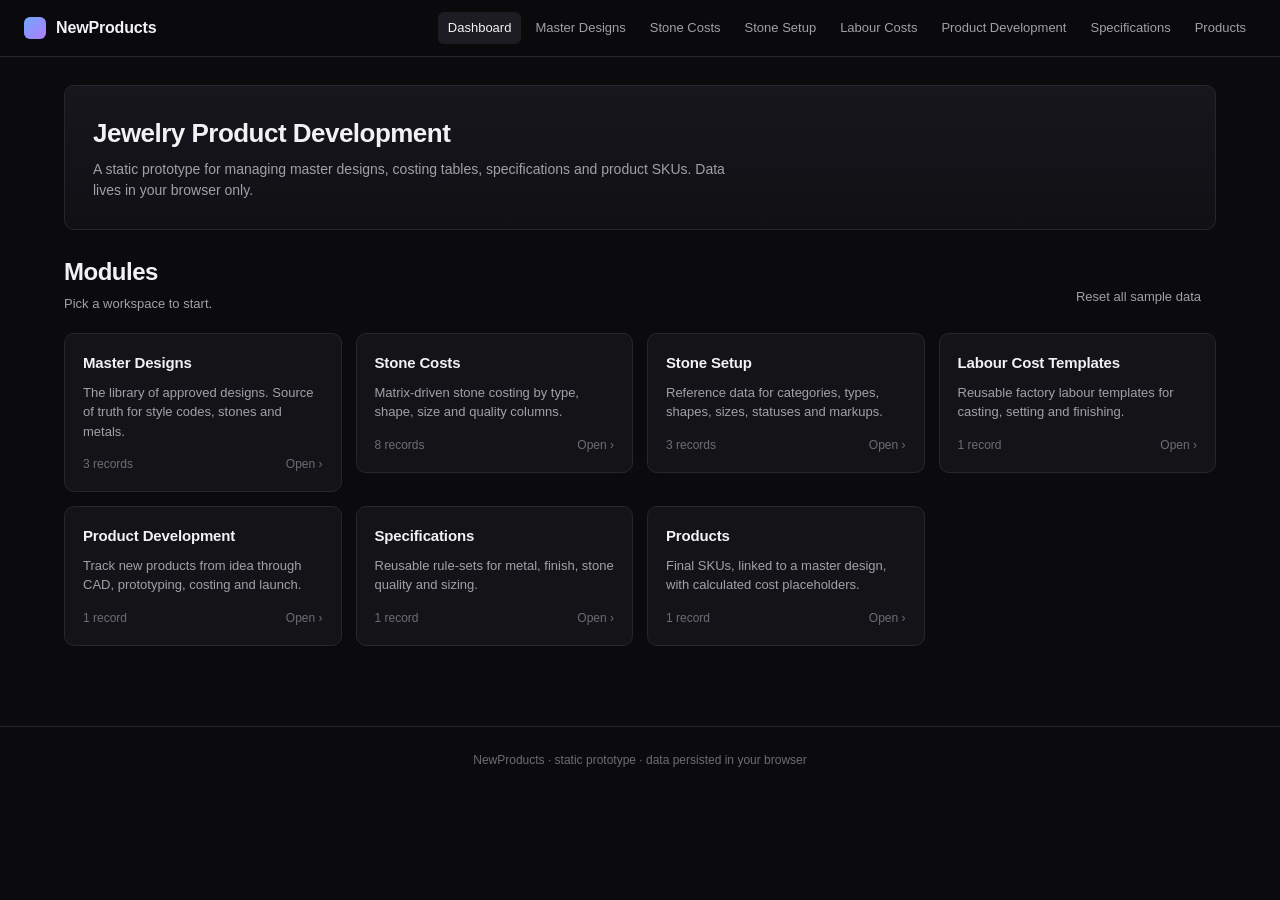
<file: index.html>
<!doctype html>
<html lang="en">
  <head>
    <meta charset="utf-8" />
    <meta name="viewport" content="width=device-width, initial-scale=1" />
    <title>NewProducts &middot; Dashboard</title>
    <link rel="stylesheet" href="assets/styles.css" />
  </head>
  <body>
    <div class="app">
      <div id="topbar"></div>

      <main class="main">
        <section class="hero">
          <h1>Jewelry Product Development</h1>
          <p>
            A static prototype for managing master designs, costing tables,
            specifications and product SKUs. Data lives in your browser only.
          </p>
        </section>

        <div class="page-header">
          <div>
            <h1>Modules</h1>
            <p>Pick a workspace to start.</p>
          </div>
          <button class="btn btn-ghost" id="reset-all">Reset all sample data</button>
        </div>

        <div class="cards" id="module-cards"></div>
      </main>

      <div id="footer"></div>
    </div>

    <script src="shared/sample-data.js"></script>
    <script src="shared/storage.js"></script>
    <script src="assets/app.js"></script>
    <script>
      App.renderNav("dashboard");
      App.renderFooter();

      var DESCRIPTIONS = {
        "master-designs": {
          title: "Master Designs",
          desc: "The library of approved designs. Source of truth for style codes, stones and metals.",
          dataKey: "masterDesigns"
        },
        "stone-cost-tables": {
          title: "Stone Costs",
          desc: "Matrix-driven stone costing by type, shape, size and quality columns.",
          dataKey: "stoneCosts"
        },
        "stone-setup": {
          title: "Stone Setup",
          desc: "Reference data for categories, types, shapes, sizes, statuses and markups.",
          dataKey: "stoneSetup", countPath: "types"
        },
        "labour-cost-templates": {
          title: "Labour Cost Templates",
          desc: "Reusable factory labour templates for casting, setting and finishing.",
          dataKey: "labourCostTemplates"
        },
        "product-development": {
          title: "Product Development",
          desc: "Track new products from idea through CAD, prototyping, costing and launch.",
          dataKey: "productDevelopment"
        },
        "specifications": {
          title: "Specifications",
          desc: "Reusable rule-sets for metal, finish, stone quality and sizing.",
          dataKey: "specifications"
        },
        "products": {
          title: "Products",
          desc: "Final SKUs, linked to a master design, with calculated cost placeholders.",
          dataKey: "products"
        }
      };

      var holder = document.getElementById("module-cards");
      var html = App.MODULES.filter(function (m) { return m.key !== "dashboard"; })
        .map(function (m) {
          var meta = DESCRIPTIONS[m.key] || { title: m.label, desc: "", dataKey: null };
          var source = meta.dataKey ? Storage.load(meta.dataKey) : [];
          if (meta.countPath && source && source[meta.countPath]) source = source[meta.countPath];
          var count = Array.isArray(source) ? source.length : Object.keys(source || {}).length;
          return (
            '<a class="card-link" href="' + m.path + 'index.html">' +
            '<div class="card">' +
              '<h3>' + App.escapeHtml(meta.title) + '</h3>' +
              '<p>' + App.escapeHtml(meta.desc) + '</p>' +
              '<div class="card-meta">' +
                '<span>' + count + ' record' + (count === 1 ? '' : 's') + '</span>' +
                '<span>Open &rsaquo;</span>' +
              '</div>' +
            '</div>' +
            '</a>'
          );
        }).join("");
      holder.innerHTML = html;

      document.getElementById("reset-all").addEventListener("click", function () {
        if (confirm("Reset every module back to sample data? Local edits will be lost.")) {
          Storage.resetAll();
          location.reload();
        }
      });
    </script>
  </body>
</html>
</file>
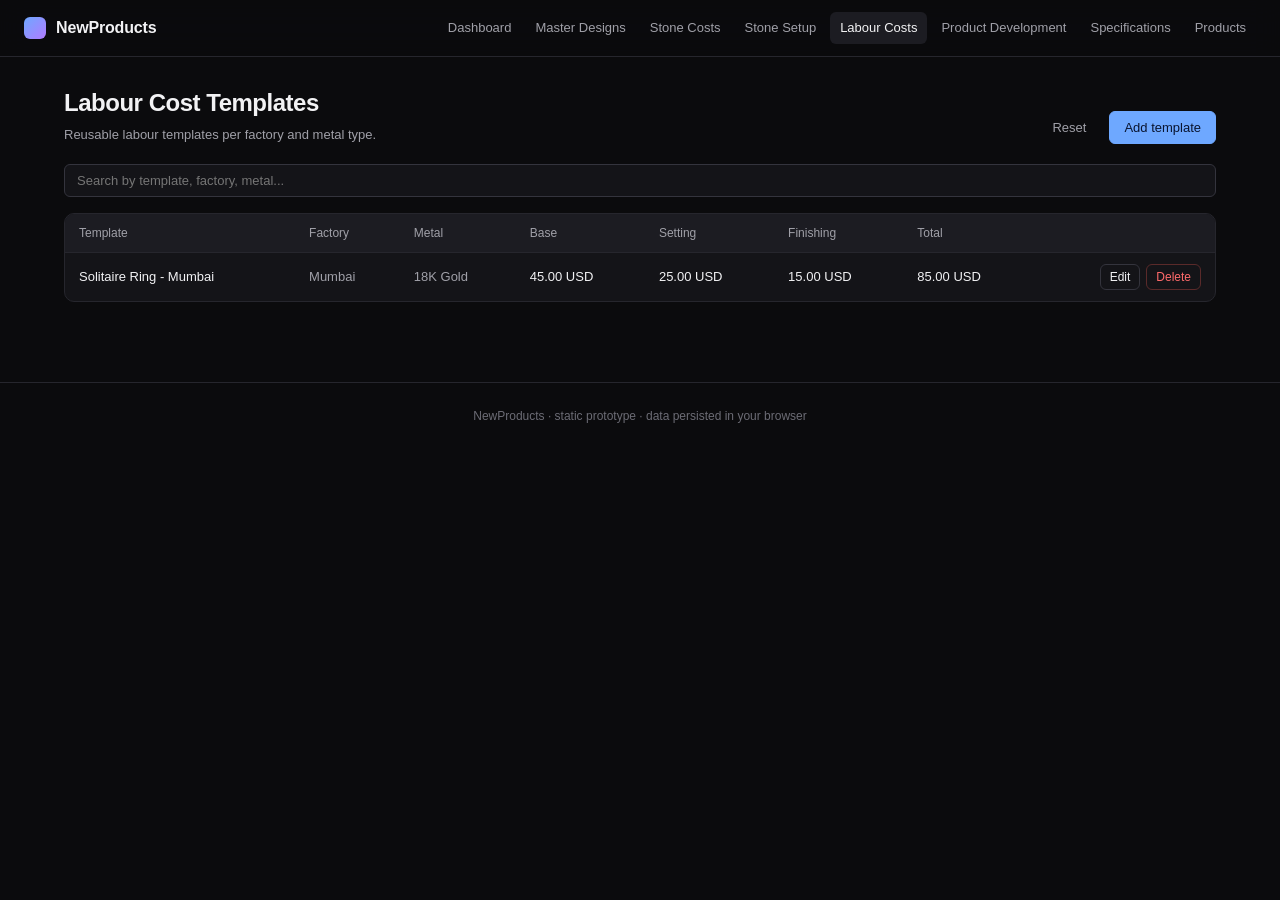
<file: modules/labour-cost-templates/index.html>
<!doctype html>
<html lang="en">
  <head>
    <meta charset="utf-8" />
    <meta name="viewport" content="width=device-width, initial-scale=1" />
    <title>Labour Cost Templates &middot; NewProducts</title>
    <link rel="stylesheet" href="../../assets/styles.css" />
  </head>
  <body>
    <div class="app">
      <div id="topbar"></div>

      <main class="main">
        <div class="page-header">
          <div>
            <h1>Labour Cost Templates</h1>
            <p>Reusable labour templates per factory and metal type.</p>
          </div>
          <div style="display:flex; gap:8px;">
            <button class="btn btn-ghost" id="reset-btn">Reset</button>
            <button class="btn btn-primary" id="add-btn">Add template</button>
          </div>
        </div>

        <div class="toolbar">
          <input
            id="search"
            class="input grow"
            type="search"
            placeholder="Search by template, factory, metal..."
          />
        </div>

        <div class="table-wrap">
          <table>
            <thead>
              <tr>
                <th>Template</th>
                <th>Factory</th>
                <th>Metal</th>
                <th>Base</th>
                <th>Setting</th>
                <th>Finishing</th>
                <th>Total</th>
                <th></th>
              </tr>
            </thead>
            <tbody id="list-body"></tbody>
          </table>
          <div class="empty" id="list-empty" style="display:none"></div>
        </div>
      </main>

      <div id="footer"></div>
    </div>

    <dialog id="form-dialog">
      <div class="dialog-header">
        <h2 id="dialog-title">Add Labour Template</h2>
      </div>
      <form id="form">
        <div class="dialog-body">
          <div class="form-grid"></div>
        </div>
        <div class="dialog-footer">
          <button type="button" class="btn btn-ghost" id="form-cancel">Cancel</button>
          <button type="submit" class="btn btn-primary">Save</button>
        </div>
      </form>
    </dialog>

    <script src="../../shared/sample-data.js"></script>
    <script src="../../shared/storage.js"></script>
    <script src="../../assets/app.js"></script>
    <script src="labour-cost-templates.js"></script>
  </body>
</html>
</file>
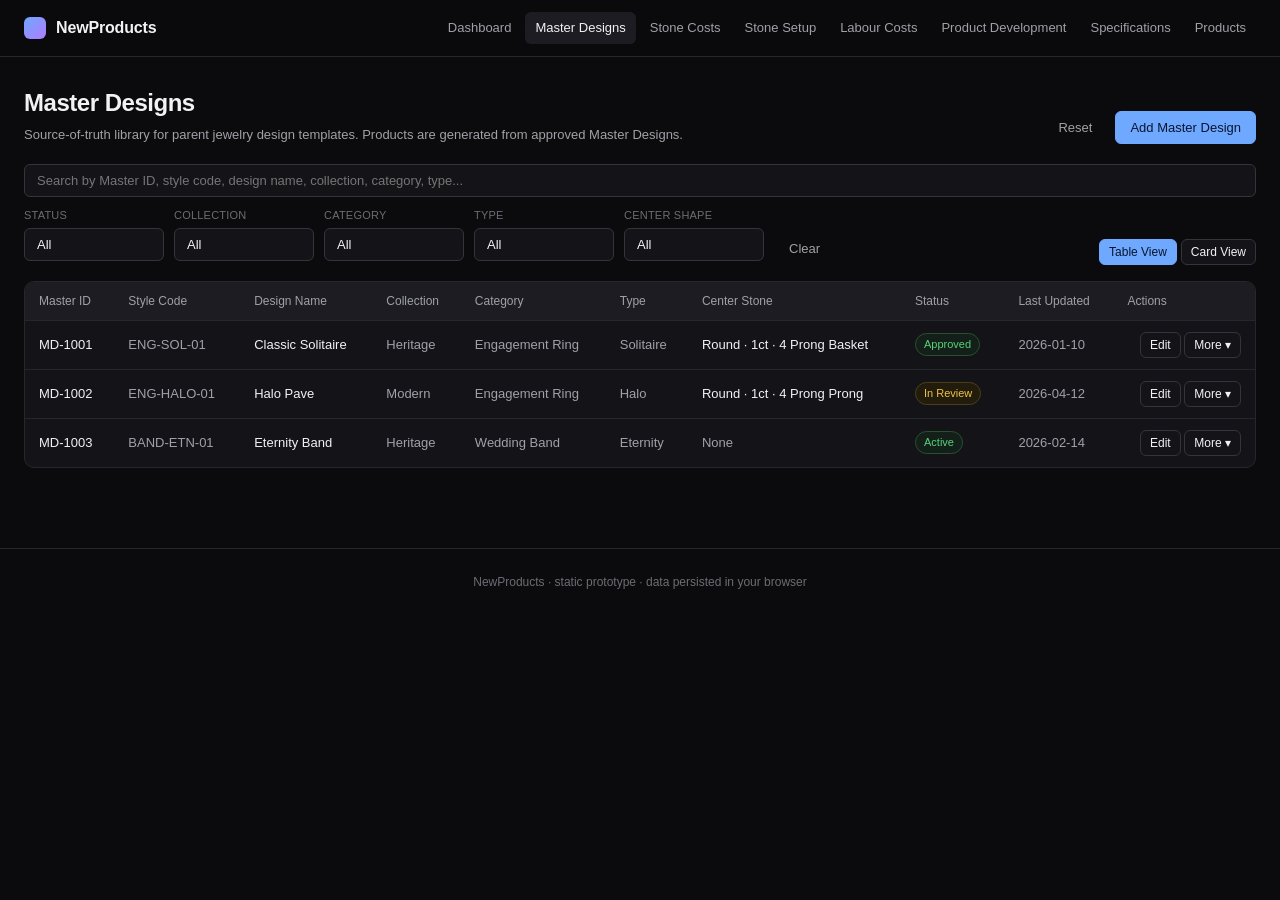
<file: modules/master-designs/index.html>
<!doctype html>
<html lang="en">
  <head>
    <meta charset="utf-8" />
    <meta name="viewport" content="width=device-width, initial-scale=1" />
    <title>Master Designs &middot; NewProducts</title>
    <link rel="stylesheet" href="../../assets/styles.css" />
  </head>
  <body>
    <div class="app">
      <div id="topbar"></div>

      <main class="main wide-main">
        <div class="page-header">
          <div>
            <h1>Master Designs</h1>
            <p>Source-of-truth library for parent jewelry design templates. Products are generated from approved Master Designs.</p>
          </div>
          <div style="display:flex; gap:8px;">
            <button class="btn btn-ghost" id="reset-btn">Reset</button>
            <button class="btn btn-primary" id="add-btn">Add Master Design</button>
          </div>
        </div>

        <div class="filters">
          <div class="filters-row">
            <input
              id="search"
              class="input grow"
              type="search"
              placeholder="Search by Master ID, style code, design name, collection, category, type..."
            />
          </div>
          <div class="filters-row">
            <label class="filter-field">
              <span>Status</span>
              <select id="filter-status" class="select">
                <option value="">All</option>
                <option>Draft</option>
                <option>In Review</option>
                <option>Approved</option>
                <option>Active</option>
                <option>Retired</option>
              </select>
            </label>
            <label class="filter-field">
              <span>Collection</span>
              <select id="filter-collection" class="select"></select>
            </label>
            <label class="filter-field">
              <span>Category</span>
              <select id="filter-category" class="select"></select>
            </label>
            <label class="filter-field">
              <span>Type</span>
              <select id="filter-type" class="select"></select>
            </label>
            <label class="filter-field">
              <span>Center Shape</span>
              <select id="filter-center-shape" class="select"></select>
            </label>
            <button class="btn btn-ghost" id="clear-filters" type="button">Clear</button>
            <div class="view-toggle" role="tablist" aria-label="View mode">
              <button class="btn btn-sm view-toggle-btn" data-view="table" type="button">Table View</button>
              <button class="btn btn-sm view-toggle-btn" data-view="card" type="button">Card View</button>
            </div>
          </div>
        </div>

        <div id="view-table" class="table-wrap">
          <table>
            <thead>
              <tr>
                <th>Master ID</th>
                <th>Style Code</th>
                <th>Design Name</th>
                <th>Collection</th>
                <th>Category</th>
                <th>Type</th>
                <th>Center Stone</th>
                <th>Status</th>
                <th>Last Updated</th>
                <th>Actions</th>
              </tr>
            </thead>
            <tbody id="list-body"></tbody>
          </table>
          <div class="empty" id="list-empty" style="display:none"></div>
        </div>

        <div id="view-cards" class="md-cards" style="display:none"></div>
        <div class="empty" id="cards-empty" style="display:none"></div>
      </main>

      <div id="footer"></div>
    </div>

    <dialog id="form-dialog" class="dialog-wide">
      <div class="dialog-header">
        <h2 id="dialog-title">Add Master Design</h2>
      </div>
      <form id="form">
        <div class="dialog-body">
          <div id="form-sections"></div>
        </div>
        <div class="dialog-footer">
          <button type="button" class="btn btn-ghost" id="form-cancel">Cancel</button>
          <button type="submit" class="btn btn-primary">Save</button>
        </div>
      </form>
    </dialog>

    <script src="../../shared/sample-data.js"></script>
    <script src="../../shared/storage.js"></script>
    <script src="../../assets/app.js"></script>
    <script src="master-designs.js"></script>
  </body>
</html>
</file>
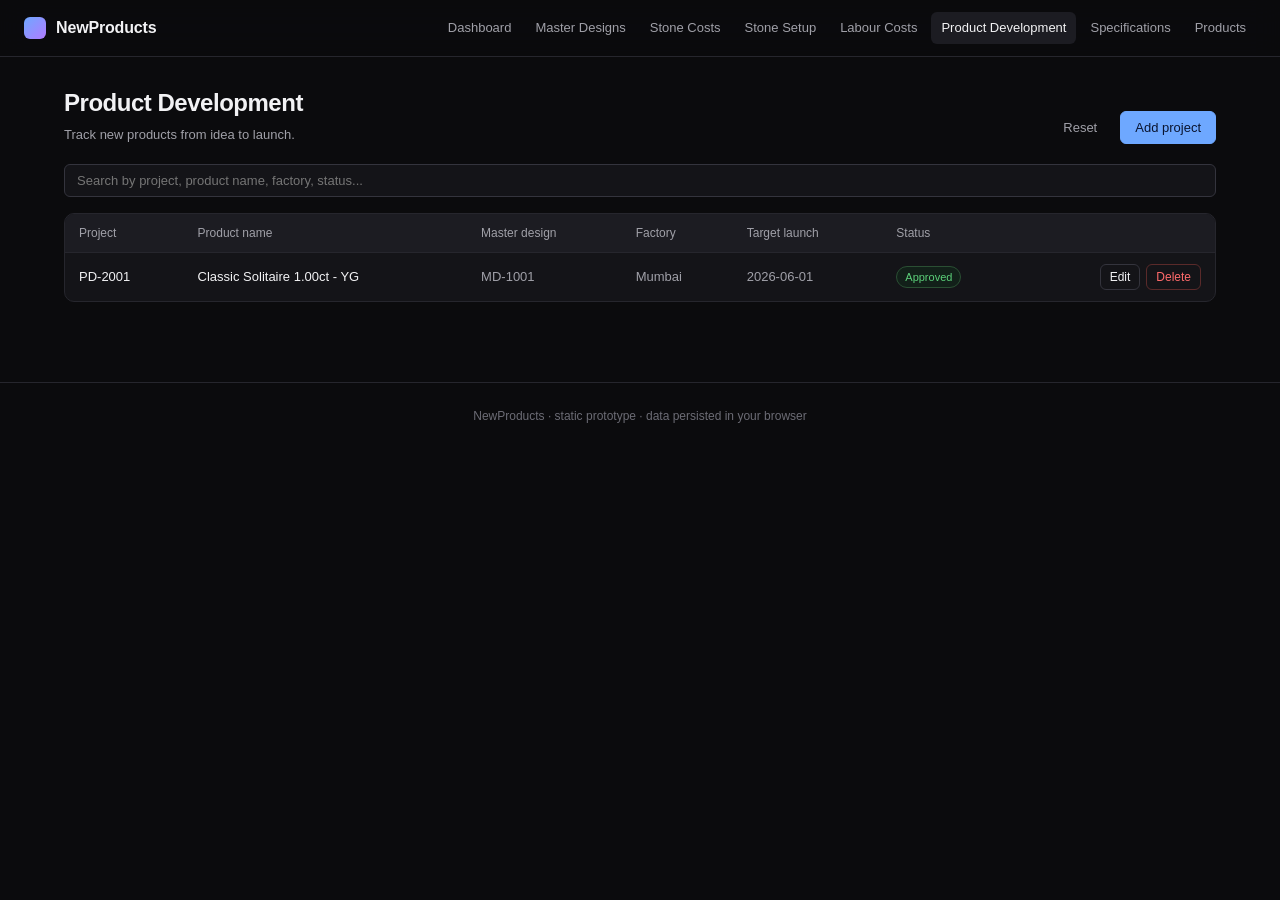
<file: modules/product-development/index.html>
<!doctype html>
<html lang="en">
  <head>
    <meta charset="utf-8" />
    <meta name="viewport" content="width=device-width, initial-scale=1" />
    <title>Product Development &middot; NewProducts</title>
    <link rel="stylesheet" href="../../assets/styles.css" />
  </head>
  <body>
    <div class="app">
      <div id="topbar"></div>

      <main class="main">
        <div class="page-header">
          <div>
            <h1>Product Development</h1>
            <p>Track new products from idea to launch.</p>
          </div>
          <div style="display:flex; gap:8px;">
            <button class="btn btn-ghost" id="reset-btn">Reset</button>
            <button class="btn btn-primary" id="add-btn">Add project</button>
          </div>
        </div>

        <div class="toolbar">
          <input
            id="search"
            class="input grow"
            type="search"
            placeholder="Search by project, product name, factory, status..."
          />
        </div>

        <div class="table-wrap">
          <table>
            <thead>
              <tr>
                <th>Project</th>
                <th>Product name</th>
                <th>Master design</th>
                <th>Factory</th>
                <th>Target launch</th>
                <th>Status</th>
                <th></th>
              </tr>
            </thead>
            <tbody id="list-body"></tbody>
          </table>
          <div class="empty" id="list-empty" style="display:none"></div>
        </div>
      </main>

      <div id="footer"></div>
    </div>

    <dialog id="form-dialog">
      <div class="dialog-header">
        <h2 id="dialog-title">Add Product Development Project</h2>
      </div>
      <form id="form">
        <div class="dialog-body">
          <div class="form-grid"></div>
        </div>
        <div class="dialog-footer">
          <button type="button" class="btn btn-ghost" id="form-cancel">Cancel</button>
          <button type="submit" class="btn btn-primary">Save</button>
        </div>
      </form>
    </dialog>

    <script src="../../shared/sample-data.js"></script>
    <script src="../../shared/storage.js"></script>
    <script src="../../assets/app.js"></script>
    <script src="product-development.js"></script>
  </body>
</html>
</file>
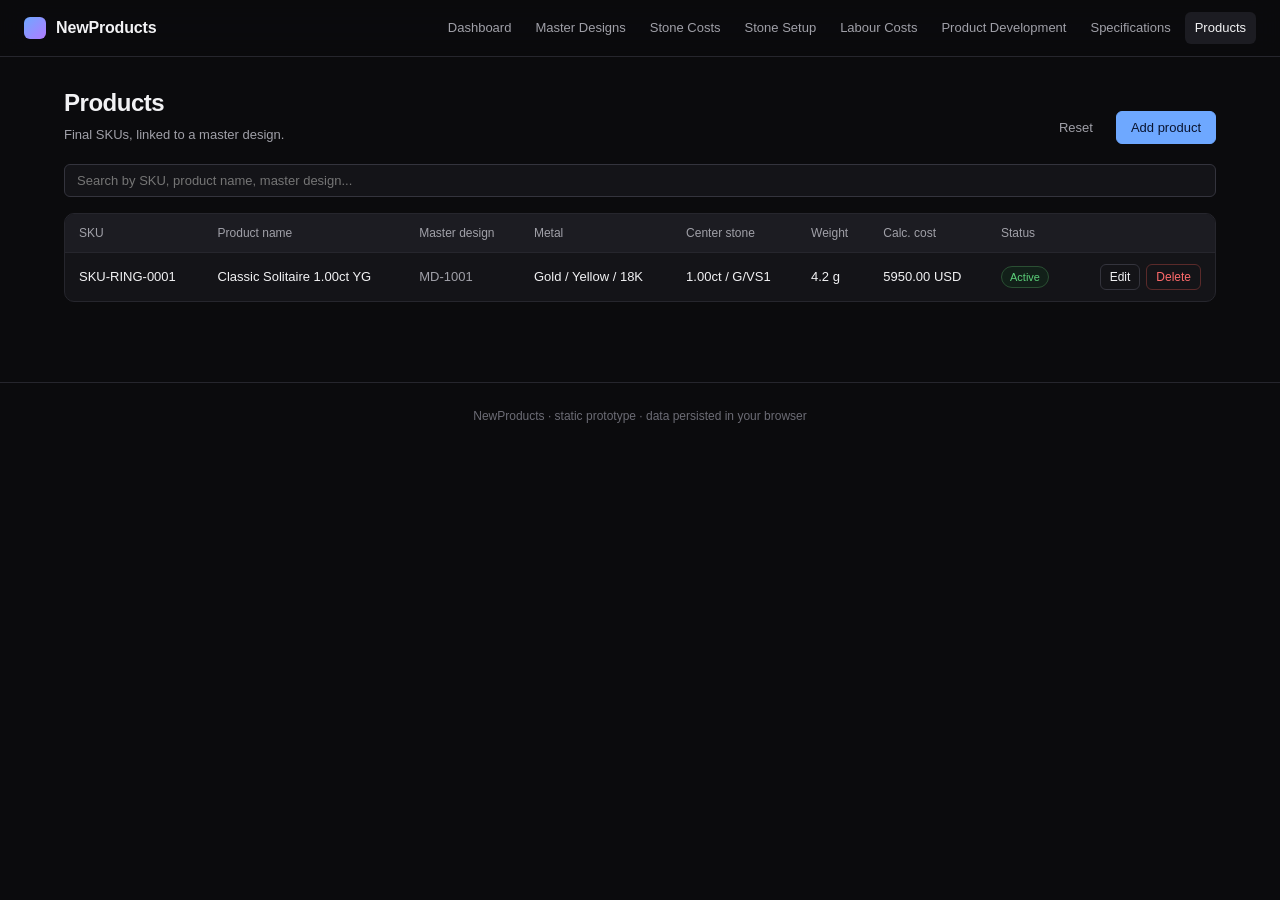
<file: modules/products/index.html>
<!doctype html>
<html lang="en">
  <head>
    <meta charset="utf-8" />
    <meta name="viewport" content="width=device-width, initial-scale=1" />
    <title>Products &middot; NewProducts</title>
    <link rel="stylesheet" href="../../assets/styles.css" />
  </head>
  <body>
    <div class="app">
      <div id="topbar"></div>

      <main class="main">
        <div class="page-header">
          <div>
            <h1>Products</h1>
            <p>Final SKUs, linked to a master design.</p>
          </div>
          <div style="display:flex; gap:8px;">
            <button class="btn btn-ghost" id="reset-btn">Reset</button>
            <button class="btn btn-primary" id="add-btn">Add product</button>
          </div>
        </div>

        <div class="toolbar">
          <input
            id="search"
            class="input grow"
            type="search"
            placeholder="Search by SKU, product name, master design..."
          />
        </div>

        <div class="table-wrap">
          <table>
            <thead>
              <tr>
                <th>SKU</th>
                <th>Product name</th>
                <th>Master design</th>
                <th>Metal</th>
                <th>Center stone</th>
                <th>Weight</th>
                <th>Calc. cost</th>
                <th>Status</th>
                <th></th>
              </tr>
            </thead>
            <tbody id="list-body"></tbody>
          </table>
          <div class="empty" id="list-empty" style="display:none"></div>
        </div>
      </main>

      <div id="footer"></div>
    </div>

    <dialog id="form-dialog">
      <div class="dialog-header">
        <h2 id="dialog-title">Add Product</h2>
      </div>
      <form id="form">
        <div class="dialog-body">
          <div class="form-grid"></div>
        </div>
        <div class="dialog-footer">
          <button type="button" class="btn btn-ghost" id="form-cancel">Cancel</button>
          <button type="submit" class="btn btn-primary">Save</button>
        </div>
      </form>
    </dialog>

    <script src="../../shared/sample-data.js"></script>
    <script src="../../shared/storage.js"></script>
    <script src="../../assets/app.js"></script>
    <script src="products.js"></script>
  </body>
</html>
</file>
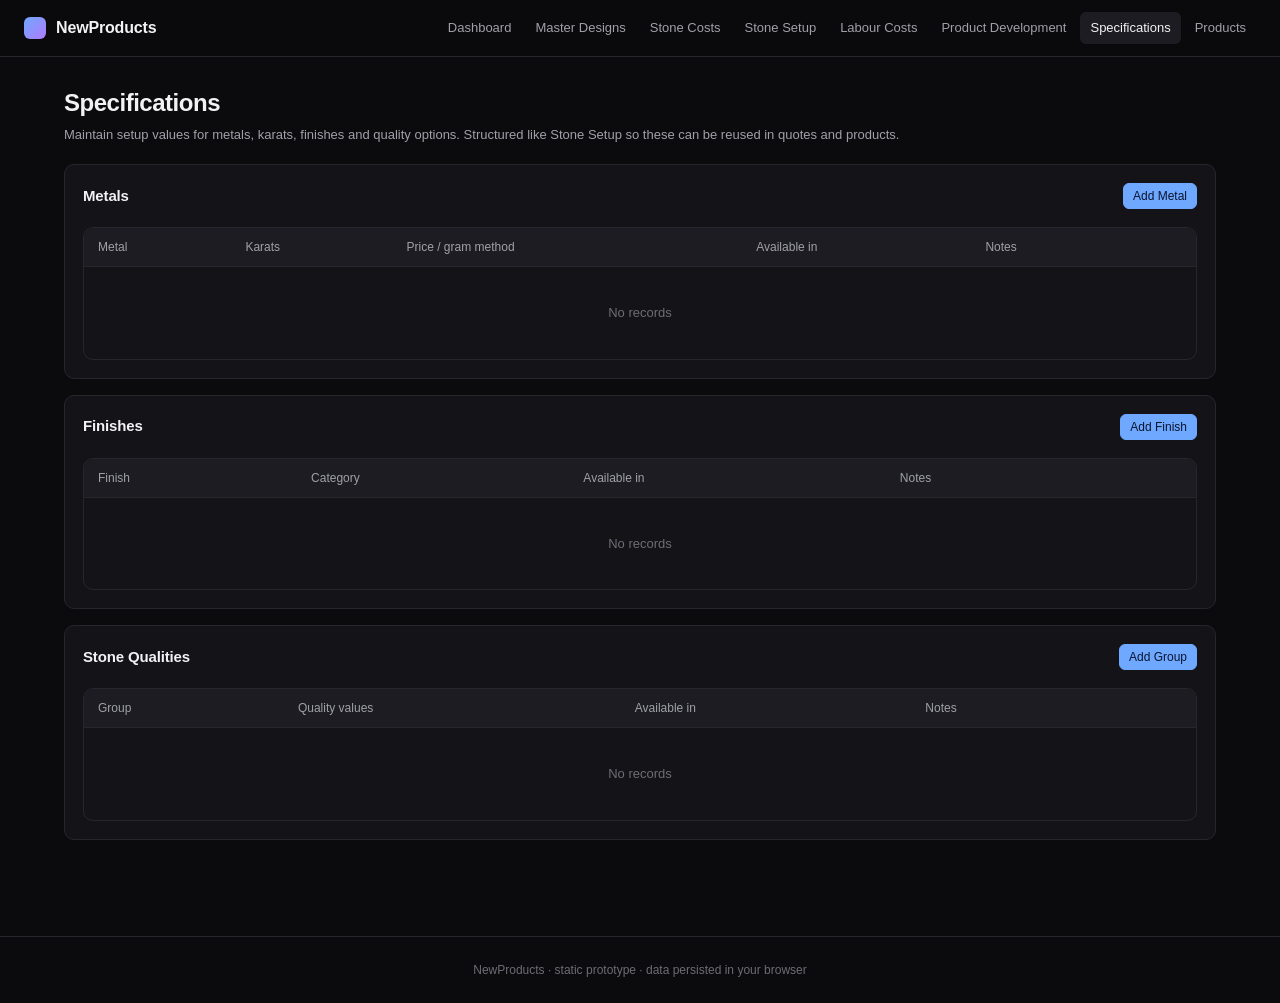
<file: modules/specifications/index.html>
<!doctype html>
<html lang="en">
  <head>
    <meta charset="utf-8" />
    <meta name="viewport" content="width=device-width, initial-scale=1" />
    <title>Specifications &middot; NewProducts</title>
    <link rel="stylesheet" href="../../assets/styles.css" />
  </head>
  <body>
    <div class="app">
      <div id="topbar"></div>
      <main class="main" id="specifications-page"></main>
      <div id="footer"></div>
    </div>

    <script src="../../shared/sample-data.js"></script>
    <script src="../../shared/storage.js"></script>
    <script src="../../assets/app.js"></script>
    <script src="specifications.js"></script>
  </body>
</html>
</file>
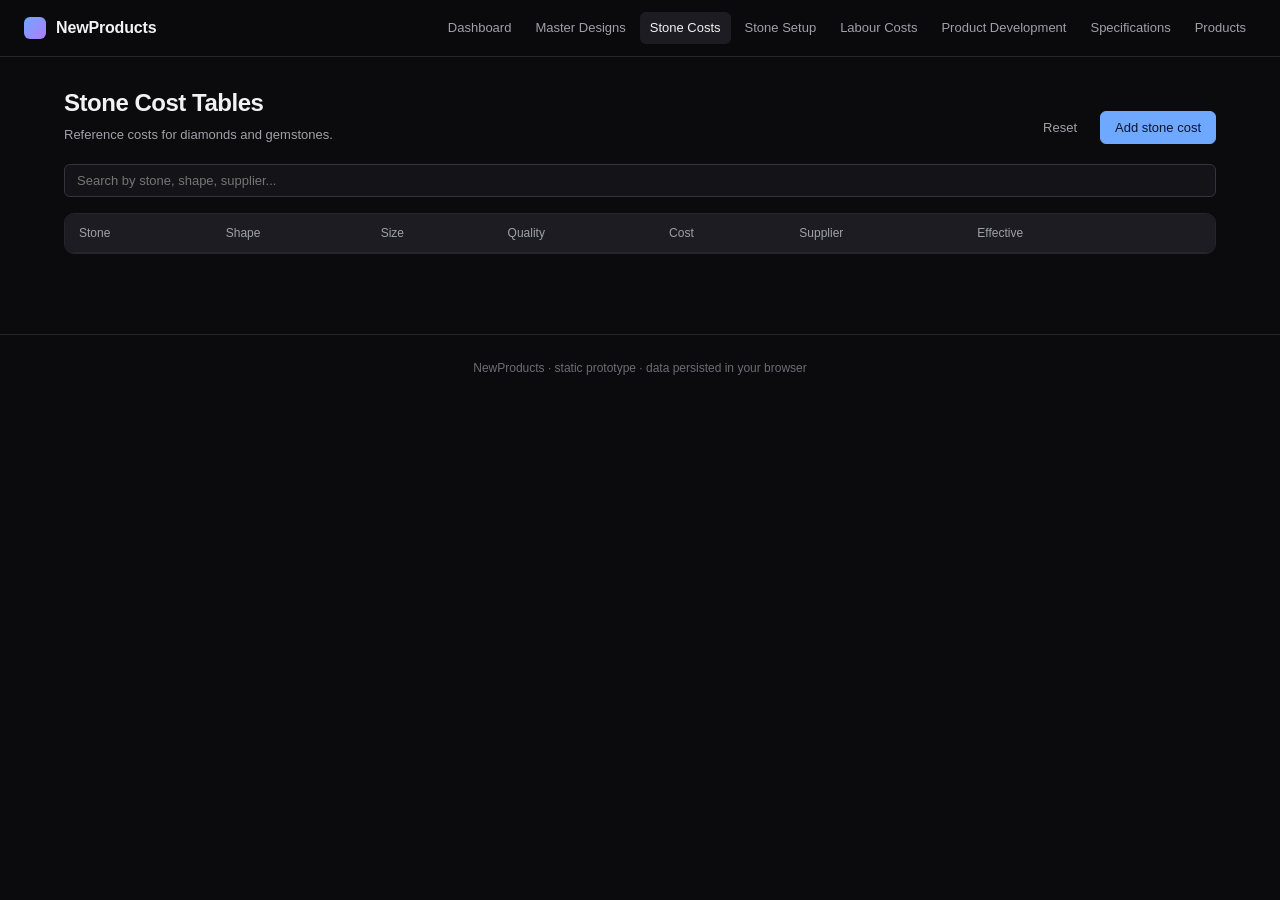
<file: modules/stone-cost-tables/index.html>
<!doctype html>
<html lang="en">
  <head>
    <meta charset="utf-8" />
    <meta name="viewport" content="width=device-width, initial-scale=1" />
    <title>Stone Cost Tables &middot; NewProducts</title>
    <link rel="stylesheet" href="../../assets/styles.css" />
  </head>
  <body>
    <div class="app">
      <div id="topbar"></div>

      <main class="main">
        <div class="page-header">
          <div>
            <h1>Stone Cost Tables</h1>
            <p>Reference costs for diamonds and gemstones.</p>
          </div>
          <div style="display:flex; gap:8px;">
            <button class="btn btn-ghost" id="reset-btn">Reset</button>
            <button class="btn btn-primary" id="add-btn">Add stone cost</button>
          </div>
        </div>

        <div class="toolbar">
          <input
            id="search"
            class="input grow"
            type="search"
            placeholder="Search by stone, shape, supplier..."
          />
        </div>

        <div class="table-wrap">
          <table>
            <thead>
              <tr>
                <th>Stone</th>
                <th>Shape</th>
                <th>Size</th>
                <th>Quality</th>
                <th>Cost</th>
                <th>Supplier</th>
                <th>Effective</th>
                <th></th>
              </tr>
            </thead>
            <tbody id="list-body"></tbody>
          </table>
          <div class="empty" id="list-empty" style="display:none"></div>
        </div>
      </main>

      <div id="footer"></div>
    </div>

    <dialog id="form-dialog">
      <div class="dialog-header">
        <h2 id="dialog-title">Add Stone Cost</h2>
      </div>
      <form id="form">
        <div class="dialog-body">
          <div class="form-grid"></div>
        </div>
        <div class="dialog-footer">
          <button type="button" class="btn btn-ghost" id="form-cancel">Cancel</button>
          <button type="submit" class="btn btn-primary">Save</button>
        </div>
      </form>
    </dialog>

    <script src="../../shared/sample-data.js"></script>
    <script src="../../shared/storage.js"></script>
    <script src="../../assets/app.js"></script>
    <script src="stone-cost-tables.js"></script>
  </body>
</html>
</file>
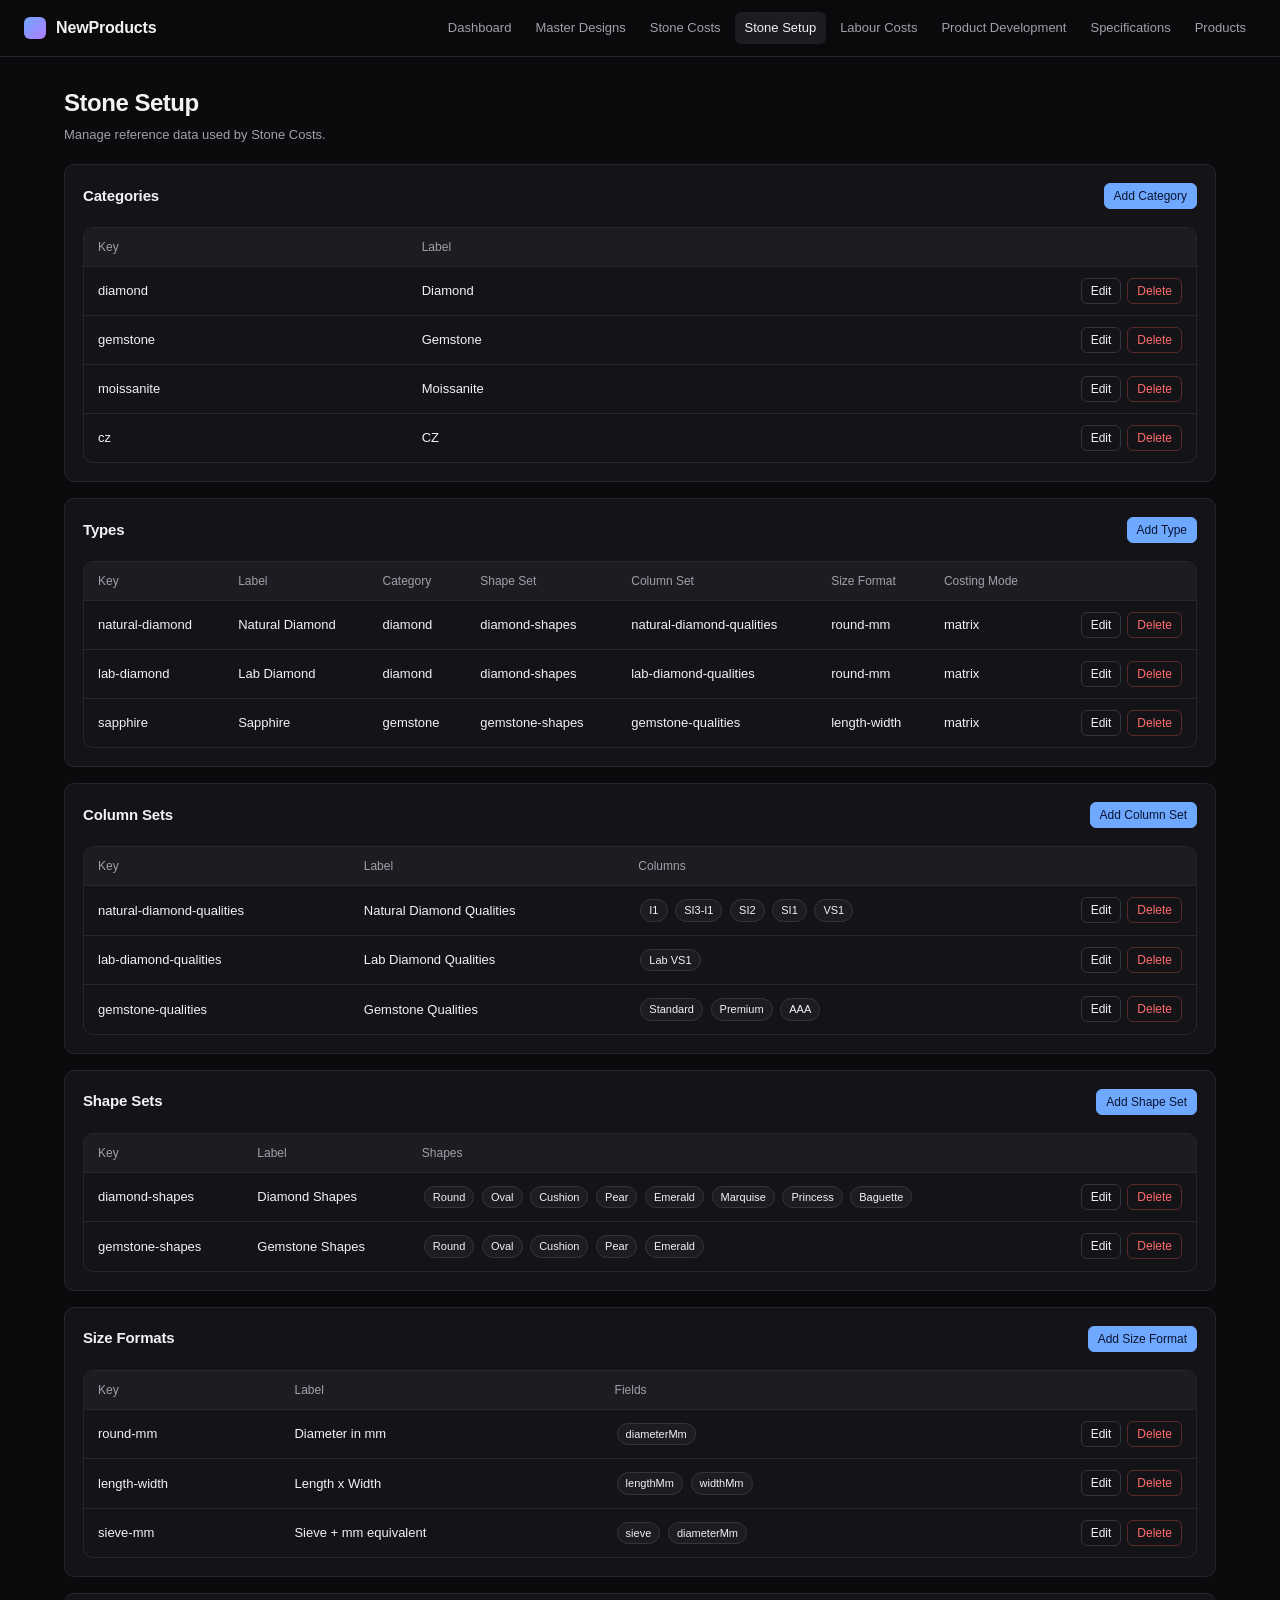
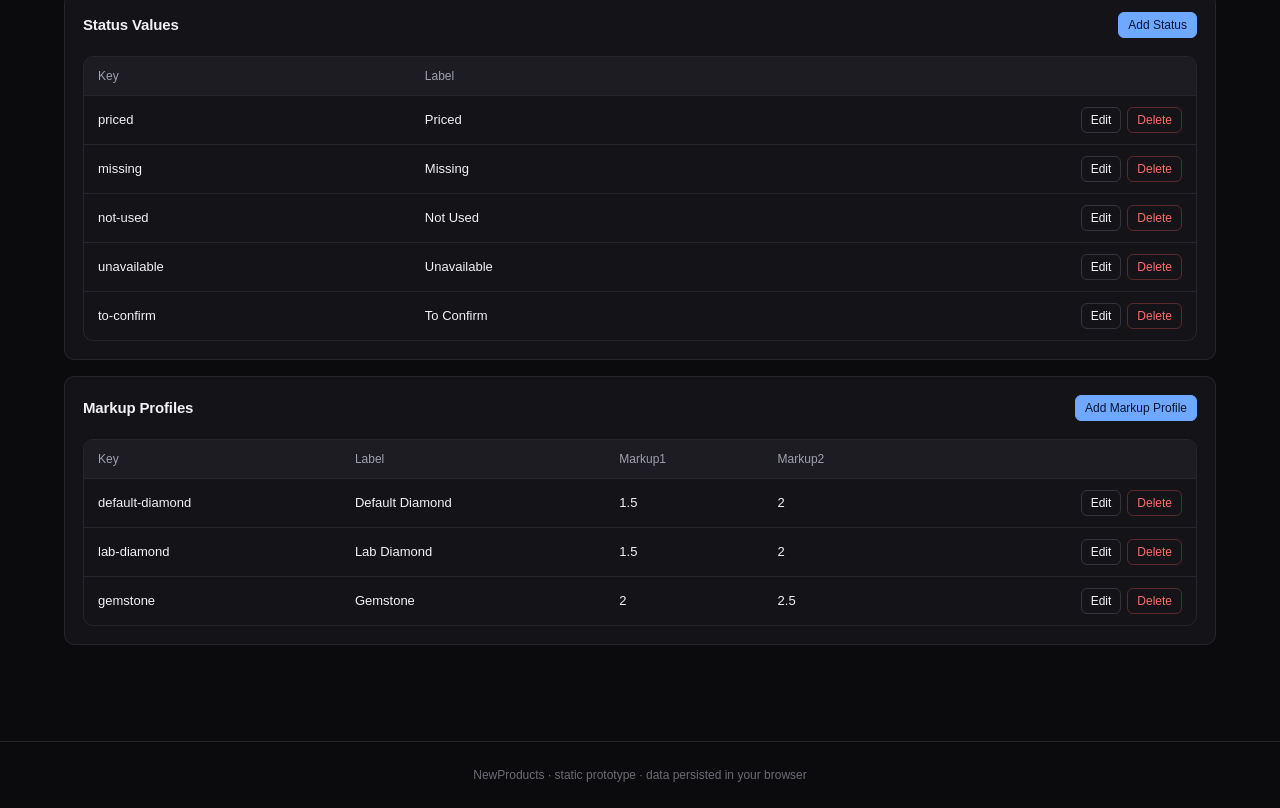
<file: modules/stone-setup/index.html>
<!doctype html>
<html lang="en">
  <head>
    <meta charset="utf-8" />
    <meta name="viewport" content="width=device-width, initial-scale=1" />
    <title>Stone Setup &middot; NewProducts</title>
    <link rel="stylesheet" href="../../assets/styles.css" />
  </head>
  <body>
    <div class="app">
      <div id="topbar"></div>
      <main class="main" id="stone-setup-page"></main>
      <div id="footer"></div>
    </div>

    <script src="../../shared/sample-data.js"></script>
    <script src="../../shared/storage.js"></script>
    <script src="../../assets/app.js"></script>
    <script src="stone-setup.js"></script>
  </body>
</html>
</file>
<file: assets/styles.css>
/* NewProducts - shared minimalist dark theme */

:root {
  --bg: #0b0b0d;
  --bg-elev: #141418;
  --bg-elev-2: #1c1c22;
  --border: #26262d;
  --border-strong: #34343d;
  --text: #f2f2f4;
  --text-dim: #a0a0a8;
  --text-faint: #6c6c75;
  --accent: #6ea8ff;
  --accent-hover: #8ebcff;
  --danger: #ff6b6b;
  --success: #5cd07a;
  --warn: #f0c14b;
  --radius: 10px;
  --radius-sm: 6px;
  --shadow: 0 6px 24px rgba(0, 0, 0, 0.35);
  --font: -apple-system, BlinkMacSystemFont, "SF Pro Text", "Segoe UI",
    Helvetica, Arial, sans-serif;
}

* {
  box-sizing: border-box;
}

html,
body {
  margin: 0;
  padding: 0;
  background: var(--bg);
  color: var(--text);
  font-family: var(--font);
  font-size: 14px;
  line-height: 1.5;
  -webkit-font-smoothing: antialiased;
}

a {
  color: var(--accent);
  text-decoration: none;
}
a:hover {
  color: var(--accent-hover);
}

/* Layout */
.app {
  min-height: 100vh;
  display: flex;
  flex-direction: column;
}

.topbar {
  position: sticky;
  top: 0;
  z-index: 10;
  background: rgba(11, 11, 13, 0.85);
  backdrop-filter: saturate(160%) blur(14px);
  -webkit-backdrop-filter: saturate(160%) blur(14px);
  border-bottom: 1px solid var(--border);
  padding: 12px 24px;
  display: flex;
  align-items: center;
  justify-content: space-between;
  gap: 16px;
  flex-wrap: wrap;
}

.brand {
  display: flex;
  align-items: center;
  gap: 10px;
  font-weight: 600;
  letter-spacing: -0.01em;
  font-size: 16px;
  color: var(--text);
}
.brand-mark {
  width: 22px;
  height: 22px;
  border-radius: 6px;
  background: linear-gradient(135deg, #6ea8ff, #b07bff);
}

.nav {
  display: flex;
  flex-wrap: wrap;
  gap: 4px;
}
.nav a {
  color: var(--text-dim);
  padding: 6px 10px;
  border-radius: var(--radius-sm);
  font-size: 13px;
  font-weight: 500;
}
.nav a:hover {
  color: var(--text);
  background: var(--bg-elev);
}
.nav a.active {
  color: var(--text);
  background: var(--bg-elev-2);
}

.main {
  padding: 28px 24px 80px;
  max-width: 1200px;
  width: 100%;
  margin: 0 auto;
}

.page-header {
  display: flex;
  align-items: flex-end;
  justify-content: space-between;
  gap: 16px;
  margin-bottom: 20px;
  flex-wrap: wrap;
}
.page-header h1 {
  margin: 0;
  font-size: 24px;
  font-weight: 600;
  letter-spacing: -0.02em;
}
.page-header p {
  margin: 4px 0 0;
  color: var(--text-dim);
  font-size: 13px;
}

.toolbar {
  display: flex;
  gap: 10px;
  align-items: center;
  flex-wrap: wrap;
  margin-bottom: 16px;
}
.toolbar .grow {
  flex: 1;
  min-width: 180px;
}

/* Buttons */
.btn {
  appearance: none;
  border: 1px solid var(--border-strong);
  background: var(--bg-elev);
  color: var(--text);
  padding: 8px 14px;
  border-radius: var(--radius-sm);
  font-size: 13px;
  font-weight: 500;
  cursor: pointer;
  transition: background 0.15s ease, border-color 0.15s ease,
    transform 0.05s ease;
  font-family: inherit;
}
.btn:hover {
  background: var(--bg-elev-2);
  border-color: #44444f;
}
.btn:active {
  transform: translateY(1px);
}
.btn-primary {
  background: var(--accent);
  border-color: var(--accent);
  color: #0a1530;
}
.btn-primary:hover {
  background: var(--accent-hover);
  border-color: var(--accent-hover);
  color: #0a1530;
}
.btn-danger {
  background: transparent;
  border-color: #5a2a2a;
  color: var(--danger);
}
.btn-danger:hover {
  background: #2a1414;
  border-color: #7a3535;
}
.btn-ghost {
  background: transparent;
  border-color: transparent;
  color: var(--text-dim);
}
.btn-ghost:hover {
  background: var(--bg-elev);
  color: var(--text);
}
.btn-sm {
  padding: 5px 9px;
  font-size: 12px;
}

/* Inputs */
.input,
.select,
.textarea {
  appearance: none;
  width: 100%;
  background: var(--bg-elev);
  border: 1px solid var(--border-strong);
  color: var(--text);
  padding: 8px 12px;
  border-radius: var(--radius-sm);
  font-size: 13px;
  font-family: inherit;
  outline: none;
  transition: border-color 0.15s ease, background 0.15s ease;
}
.input:focus,
.select:focus,
.textarea:focus {
  border-color: var(--accent);
  background: var(--bg-elev-2);
}
.textarea {
  min-height: 70px;
  resize: vertical;
}
label {
  display: block;
  font-size: 12px;
  color: var(--text-dim);
  margin-bottom: 4px;
  letter-spacing: 0.01em;
}

/* Tables */
.table-wrap {
  background: var(--bg-elev);
  border: 1px solid var(--border);
  border-radius: var(--radius);
  overflow: hidden;
}
table {
  width: 100%;
  border-collapse: collapse;
  font-size: 13px;
}
thead th {
  text-align: left;
  font-weight: 500;
  font-size: 12px;
  color: var(--text-dim);
  padding: 10px 14px;
  background: var(--bg-elev-2);
  border-bottom: 1px solid var(--border);
  white-space: nowrap;
}
tbody td {
  padding: 11px 14px;
  border-bottom: 1px solid var(--border);
  vertical-align: middle;
}
tbody tr:last-child td {
  border-bottom: none;
}
tbody tr:hover {
  background: rgba(255, 255, 255, 0.02);
}
.row-actions {
  display: flex;
  gap: 6px;
  justify-content: flex-end;
}
.cell-dim {
  color: var(--text-dim);
}
.empty {
  padding: 36px;
  text-align: center;
  color: var(--text-faint);
}

/* Cards (dashboard / spec cards) */
.cards {
  display: grid;
  grid-template-columns: repeat(auto-fill, minmax(260px, 1fr));
  gap: 14px;
}
.card {
  background: var(--bg-elev);
  border: 1px solid var(--border);
  border-radius: var(--radius);
  padding: 18px;
  display: flex;
  flex-direction: column;
  gap: 8px;
  transition: border-color 0.15s ease, transform 0.15s ease;
}
.card:hover {
  border-color: var(--border-strong);
}
.card h3 {
  margin: 0;
  font-size: 15px;
  font-weight: 600;
  letter-spacing: -0.01em;
}
.card p {
  margin: 0;
  color: var(--text-dim);
  font-size: 13px;
}
.card-link {
  display: block;
  color: inherit;
}
.card-link:hover .card {
  border-color: #44444f;
  transform: translateY(-1px);
}
.card-meta {
  display: flex;
  justify-content: space-between;
  margin-top: 6px;
  font-size: 12px;
  color: var(--text-faint);
}

/* Badge / status pills */
.badge {
  display: inline-block;
  padding: 2px 8px;
  border-radius: 999px;
  font-size: 11px;
  font-weight: 500;
  background: var(--bg-elev-2);
  color: var(--text-dim);
  border: 1px solid var(--border);
  white-space: nowrap;
}
.badge.draft { color: #b9b9c2; }
.badge.approved, .badge.active, .badge.launched { color: var(--success); border-color: #2a4f33; background: #122019; }
.badge.retired, .badge.archived { color: var(--text-faint); }
.badge.idea { color: #c7a4ff; border-color: #3a2c52; background: #1c1729; }
.badge.cad { color: #6ea8ff; border-color: #2c4373; background: #142036; }
.badge.prototype { color: #f0c14b; border-color: #4d3e1a; background: #221c0d; }
.badge.costing { color: #ffaf6b; border-color: #4d2f1a; background: #221408; }

/* Dialog / modal */
dialog {
  border: 1px solid var(--border-strong);
  border-radius: var(--radius);
  background: var(--bg-elev);
  color: var(--text);
  padding: 0;
  max-width: 560px;
  width: calc(100% - 32px);
  box-shadow: var(--shadow);
}
dialog::backdrop {
  background: rgba(0, 0, 0, 0.55);
  backdrop-filter: blur(2px);
}
.dialog-header {
  padding: 16px 20px;
  border-bottom: 1px solid var(--border);
  display: flex;
  justify-content: space-between;
  align-items: center;
}
.dialog-header h2 {
  margin: 0;
  font-size: 16px;
  font-weight: 600;
}
.dialog-body {
  padding: 18px 20px;
  max-height: 70vh;
  overflow-y: auto;
}
.dialog-footer {
  padding: 12px 20px;
  border-top: 1px solid var(--border);
  display: flex;
  justify-content: flex-end;
  gap: 8px;
}
.form-grid {
  display: grid;
  grid-template-columns: repeat(2, 1fr);
  gap: 12px 14px;
}
.form-grid .full {
  grid-column: 1 / -1;
}

/* Footer */
.footer {
  text-align: center;
  color: var(--text-faint);
  font-size: 12px;
  padding: 24px;
  border-top: 1px solid var(--border);
}

/* Hero on dashboard */
.hero {
  background: linear-gradient(180deg, #16161c, #101015);
  border: 1px solid var(--border);
  border-radius: var(--radius);
  padding: 28px;
  margin-bottom: 24px;
}
.hero h1 {
  margin: 0 0 6px;
  font-size: 26px;
  font-weight: 600;
  letter-spacing: -0.02em;
}
.hero p {
  margin: 0;
  color: var(--text-dim);
  max-width: 640px;
}

/* Responsive */
@media (max-width: 720px) {
  .topbar {
    padding: 10px 14px;
    gap: 8px;
  }
  .nav a {
    padding: 5px 8px;
    font-size: 12px;
  }
  .main {
    padding: 18px 14px 60px;
  }
  .page-header h1 {
    font-size: 20px;
  }
  .form-grid {
    grid-template-columns: 1fr;
  }
  thead th,
  tbody td {
    padding: 9px 10px;
  }
  .hero {
    padding: 20px;
  }
  .hero h1 {
    font-size: 22px;
  }
}

.wide-main { max-width: 1500px; }
.matrix-wrap { overflow: auto; }
.matrix-table { min-width: 1300px; }
.sticky-col,
.sticky-col-2 { position: sticky; background: var(--bg-elev); z-index: 2; }
.sticky-col { left: 0; }
.sticky-col-2 { left: 110px; }
.slim-input,
.slim-select { min-width: 95px; padding: 5px 8px; font-size: 12px; }
.matrix-cell { display: flex; flex-direction: column; gap: 6px; padding: 6px; border: 1px solid var(--border); border-radius: 8px; }
.status-priced { border-color: rgba(92, 208, 122, 0.6); }
.status-missing { border-color: rgba(255, 107, 107, 0.7); }
.status-not-used { border-color: rgba(160, 160, 168, 0.5); }
.status-unavailable { border-color: rgba(90, 90, 90, 0.8); }
.status-to-confirm { border-color: rgba(240, 193, 75, 0.8); }
.status-legend { display: flex; gap: 12px; flex-wrap: wrap; margin-bottom: 12px; color: var(--text-dim); }
.status-dot { width: 10px; height: 10px; border-radius: 999px; display: inline-block; margin-right: 6px; }
.status-dot.status-priced { background: var(--success); border: none; }
.status-dot.status-missing { background: var(--danger); border: none; }
.status-dot.status-not-used { background: #7f7f89; border: none; }
.status-dot.status-unavailable { background: #2e2e35; border: none; }
.status-dot.status-to-confirm { background: var(--warn); border: none; }
.check-inline { display: inline-flex; align-items: center; gap: 8px; font-size: 13px; color: var(--text-dim); }
.segmented { display: inline-flex; gap: 6px; }
.section-card { margin-bottom: 16px; }
.section-header { display: flex; align-items: center; justify-content: space-between; margin-bottom: 10px; }
.chip { display: inline-block; padding: 2px 8px; border-radius: 999px; background: var(--bg-elev-2); border: 1px solid var(--border-strong); margin: 2px; font-size: 11px; }
.quality-grid { display: grid; grid-template-columns: 1fr; gap: 8px; }
.quality-row { display: grid; grid-template-columns: minmax(120px, 1fr) 1fr 1fr; gap: 8px; align-items: center; }

@media (max-width: 800px) {
  .quality-row { grid-template-columns: 1fr; }
}

/* Filters block (master designs) */
.filters {
  display: flex;
  flex-direction: column;
  gap: 10px;
  margin-bottom: 16px;
}
.filters-row {
  display: flex;
  flex-wrap: wrap;
  gap: 10px;
  align-items: flex-end;
}
.filters-row .grow { flex: 1; min-width: 220px; }
.filter-field {
  display: flex;
  flex-direction: column;
  gap: 4px;
  min-width: 140px;
}
.filter-field span {
  font-size: 11px;
  color: var(--text-faint);
  letter-spacing: 0.02em;
  text-transform: uppercase;
}
.filter-field .select { min-width: 140px; }

/* Wide dialog used by sectioned forms */
dialog.dialog-wide {
  max-width: 960px;
}
dialog.dialog-wide .dialog-body {
  max-height: 78vh;
}

/* Sectioned form */
.form-section {
  border: 1px solid var(--border);
  border-radius: var(--radius);
  background: var(--bg-elev-2);
  margin-bottom: 14px;
  overflow: hidden;
}
.form-section-header {
  display: flex;
  align-items: center;
  justify-content: space-between;
  gap: 10px;
  padding: 10px 14px;
  background: var(--bg-elev);
  border-bottom: 1px solid var(--border);
}
.form-section-header h3 {
  margin: 0;
  font-size: 13px;
  font-weight: 600;
  letter-spacing: 0.02em;
  text-transform: uppercase;
  color: var(--text);
}
.form-section-header p {
  margin: 0;
  font-size: 12px;
  color: var(--text-faint);
}
.form-section-body {
  padding: 14px;
  display: grid;
  grid-template-columns: repeat(2, 1fr);
  gap: 12px 14px;
}
.form-section-body .full { grid-column: 1 / -1; }

/* Multi-checkbox group */
.checkbox-group {
  display: flex;
  flex-wrap: wrap;
  gap: 6px 12px;
  padding: 8px 10px;
  border: 1px solid var(--border-strong);
  border-radius: var(--radius-sm);
  background: var(--bg-elev);
}
.checkbox-group label {
  margin: 0;
  display: inline-flex;
  align-items: center;
  gap: 6px;
  color: var(--text);
  font-size: 13px;
  text-transform: none;
  letter-spacing: 0;
}
.checkbox-group input[type="checkbox"] {
  accent-color: var(--accent);
}

/* Repeater (stone groups, change log) */
.repeater {
  grid-column: 1 / -1;
  display: flex;
  flex-direction: column;
  gap: 10px;
}
.repeater-item {
  border: 1px solid var(--border);
  background: var(--bg-elev);
  border-radius: var(--radius-sm);
  padding: 12px;
}
.repeater-item-header {
  display: flex;
  justify-content: space-between;
  align-items: center;
  margin-bottom: 10px;
}
.repeater-item-header h4 {
  margin: 0;
  font-size: 12px;
  font-weight: 600;
  color: var(--text-dim);
  letter-spacing: 0.04em;
  text-transform: uppercase;
}
.repeater-fields {
  display: grid;
  grid-template-columns: repeat(3, 1fr);
  gap: 10px;
}
.repeater-fields .full { grid-column: 1 / -1; }
.repeater-add {
  align-self: flex-start;
}
@media (max-width: 720px) {
  .form-section-body { grid-template-columns: 1fr; }
  .repeater-fields { grid-template-columns: 1fr; }
}

/* Row action menu */
.actions-cell {
  position: relative;
  text-align: right;
  white-space: nowrap;
}
.action-menu {
  position: relative;
  display: inline-block;
}
.action-menu-pop {
  position: absolute;
  top: calc(100% + 4px);
  right: 0;
  min-width: 200px;
  background: var(--bg-elev);
  border: 1px solid var(--border-strong);
  border-radius: var(--radius-sm);
  box-shadow: var(--shadow);
  padding: 4px;
  z-index: 5;
  display: none;
}
.action-menu-pop.open { display: block; }
.action-menu-pop button {
  display: block;
  width: 100%;
  text-align: left;
  background: transparent;
  border: none;
  color: var(--text);
  padding: 7px 10px;
  border-radius: var(--radius-sm);
  font-size: 13px;
  cursor: pointer;
  font-family: inherit;
}
.action-menu-pop button:hover { background: var(--bg-elev-2); }
.action-menu-pop button:disabled {
  color: var(--text-faint);
  cursor: not-allowed;
}
.action-menu-pop button.danger { color: var(--danger); }
.action-menu-pop button.danger:hover { background: #2a1414; }
.action-menu-pop hr {
  border: none;
  border-top: 1px solid var(--border);
  margin: 4px 0;
}

/* Tag input */
.tag-input {
  display: flex;
  flex-wrap: wrap;
  gap: 6px;
  padding: 6px;
  border: 1px solid var(--border-strong);
  border-radius: var(--radius-sm);
  background: var(--bg-elev);
  min-height: 36px;
}
.tag-input .chip {
  display: inline-flex;
  align-items: center;
  gap: 4px;
  margin: 0;
}
.tag-input .chip button {
  background: transparent;
  border: none;
  color: var(--text-faint);
  cursor: pointer;
  padding: 0 2px;
  font-size: 13px;
  line-height: 1;
}
.tag-input input {
  flex: 1;
  min-width: 100px;
  background: transparent;
  border: none;
  color: var(--text);
  outline: none;
  font-size: 13px;
  font-family: inherit;
}

/* Status badges */
.badge.in-review { color: #f0c14b; border-color: #4d3e1a; background: #221c0d; }

/* Master Designs view toggle */
.view-toggle {
  display: inline-flex;
  gap: 4px;
  margin-left: auto;
}

/* Master Designs card view */
.md-cards {
  display: grid;
  grid-template-columns: repeat(auto-fill, minmax(280px, 1fr));
  gap: 14px;
}
.md-card {
  background: var(--bg-elev);
  border: 1px solid var(--border);
  border-radius: var(--radius);
  padding: 14px 16px;
  display: flex;
  flex-direction: column;
  gap: 8px;
}
.md-card:hover { border-color: var(--border-strong); }
.md-card-head {
  display: flex;
  justify-content: space-between;
  align-items: center;
  gap: 8px;
}
.md-card-id {
  font-size: 12px;
  letter-spacing: 0.04em;
  color: var(--text-faint);
  text-transform: uppercase;
}
.md-card-name {
  margin: 0;
  font-size: 15px;
  font-weight: 600;
  letter-spacing: -0.01em;
}
.md-card-style {
  font-size: 12px;
  margin-top: -4px;
}
.md-card-meta {
  margin: 4px 0 0;
  display: grid;
  grid-template-columns: repeat(3, 1fr);
  gap: 6px 12px;
  font-size: 12px;
}
.md-card-meta dt {
  color: var(--text-faint);
  font-size: 11px;
  text-transform: uppercase;
  letter-spacing: 0.04em;
}
.md-card-meta dd {
  margin: 0;
  color: var(--text);
}
.md-card-section {
  font-size: 12px;
  color: var(--text-dim);
  line-height: 1.5;
}
.md-card-section strong {
  color: var(--text);
  font-weight: 500;
  margin-right: 4px;
}
.md-card-foot {
  display: flex;
  justify-content: space-between;
  align-items: center;
  gap: 10px;
  margin-top: auto;
  padding-top: 8px;
  border-top: 1px solid var(--border);
  font-size: 11px;
}
.md-card-actions {
  display: flex;
  gap: 6px;
  flex-wrap: wrap;
}

/* Size-range table inside a stone group */
.size-range-table {
  grid-column: 1 / -1;
  display: flex;
  flex-direction: column;
  gap: 8px;
  padding: 8px;
  border: 1px dashed var(--border-strong);
  border-radius: var(--radius-sm);
  background: var(--bg-elev-2);
}
.size-range-row {
  display: grid;
  grid-template-columns: repeat(4, 1fr) auto;
  gap: 8px;
  align-items: end;
}
.size-range-row label {
  margin-bottom: 2px;
}
.size-range-empty {
  padding: 6px 4px;
  font-size: 12px;
}
@media (max-width: 720px) {
  .size-range-row { grid-template-columns: 1fr 1fr; }
  .md-card-meta { grid-template-columns: repeat(2, 1fr); }
}
</file>
